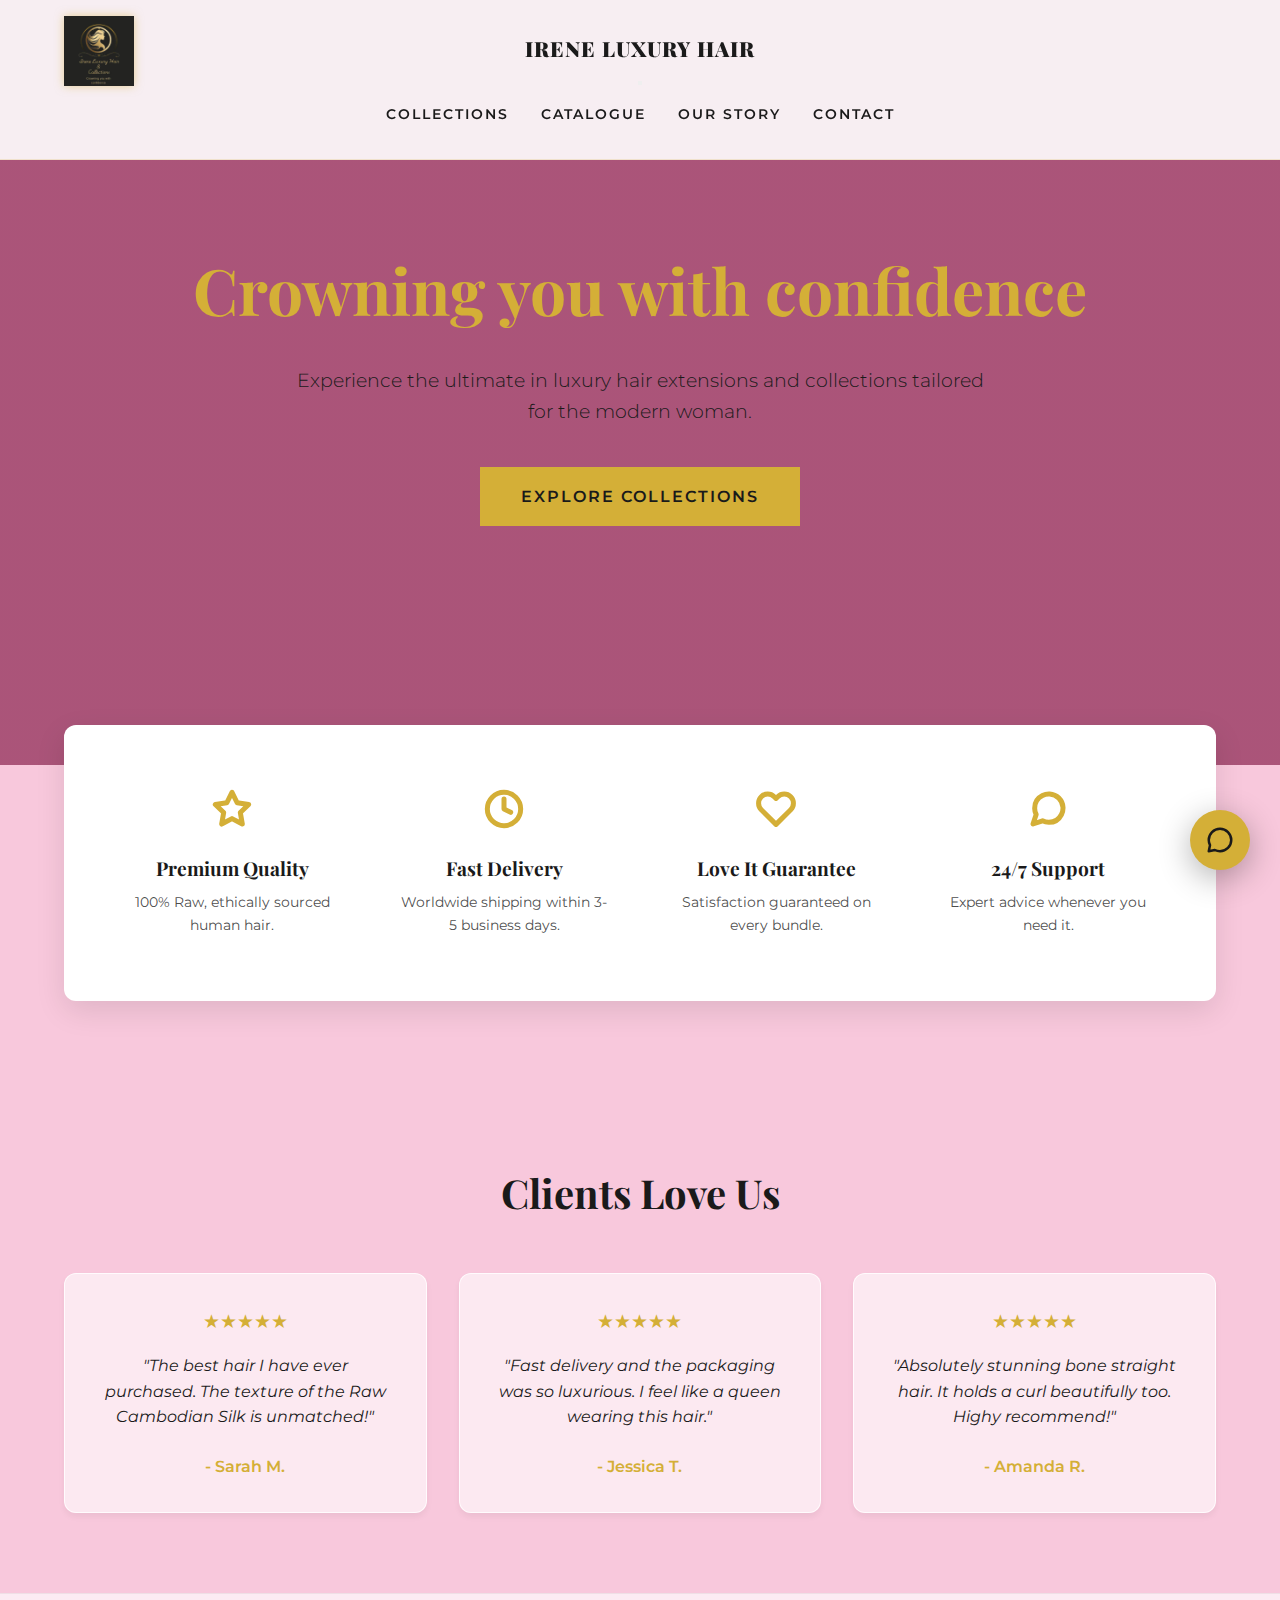
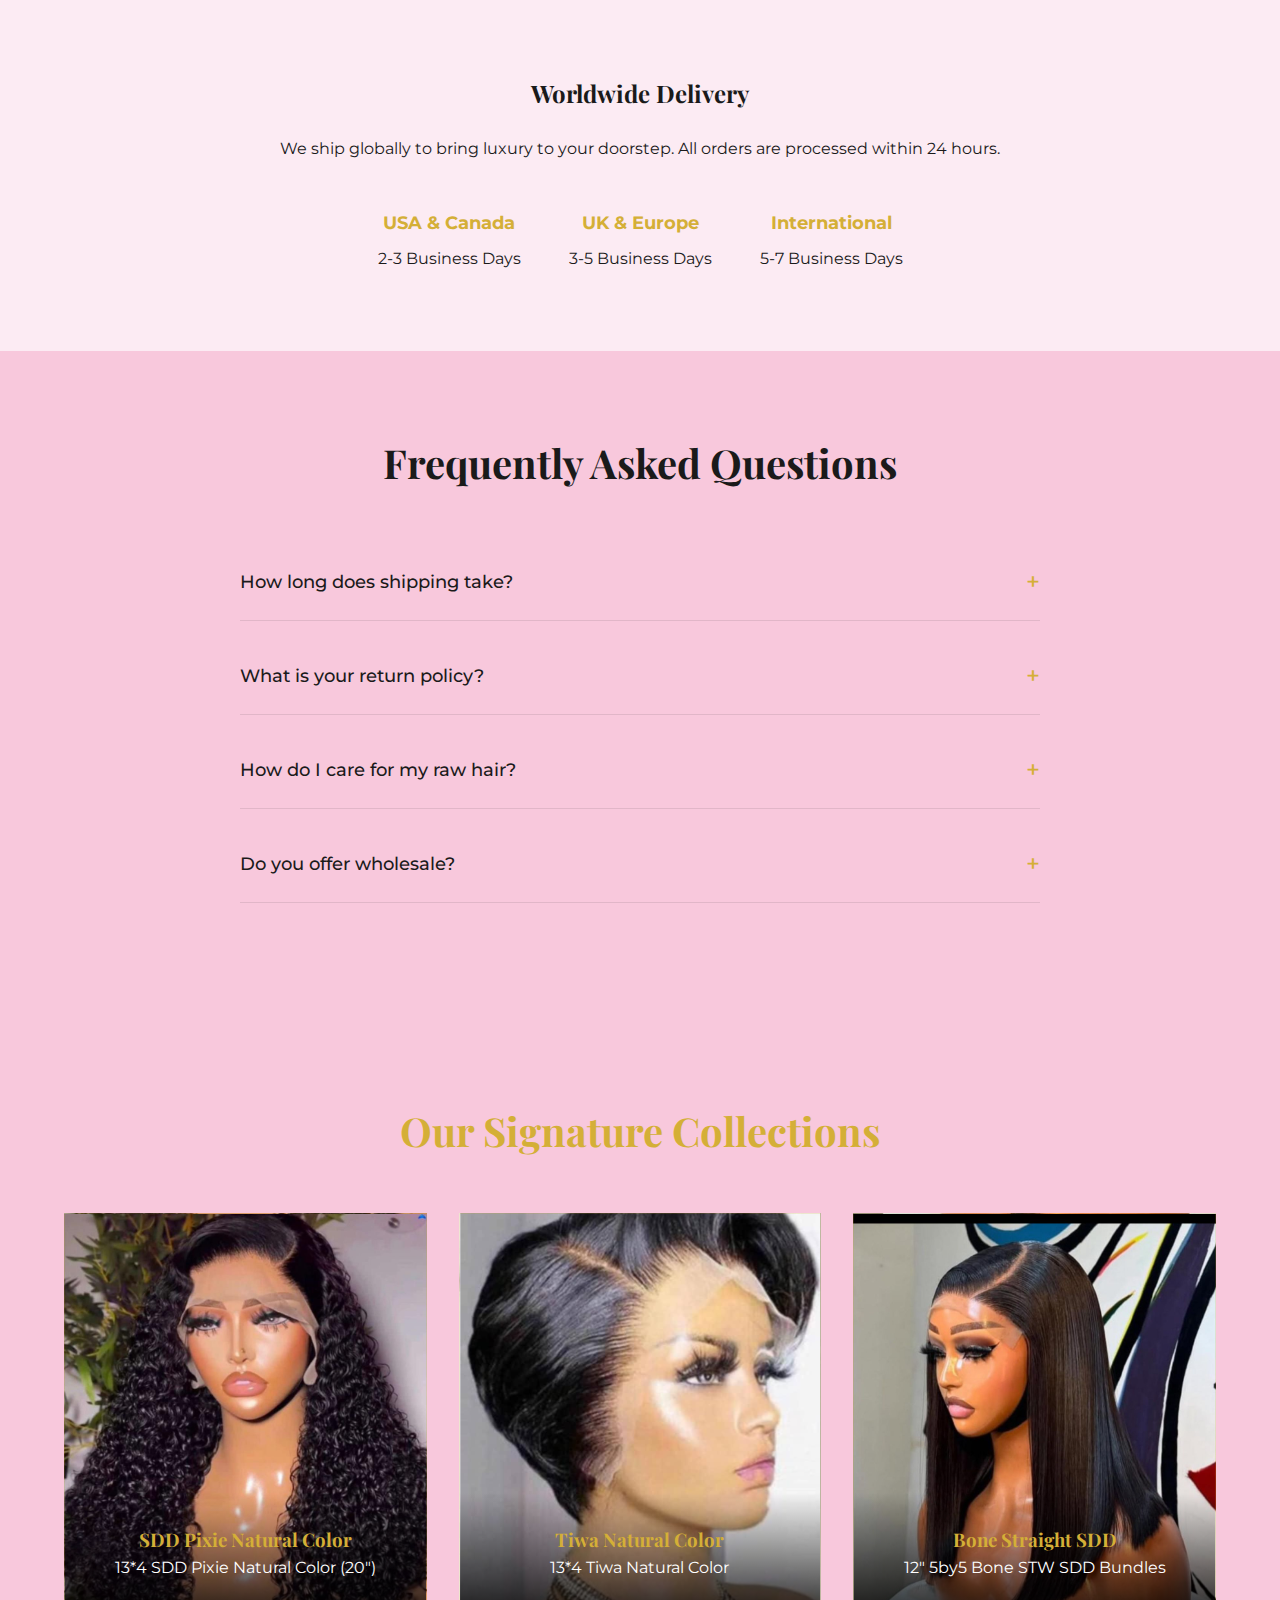
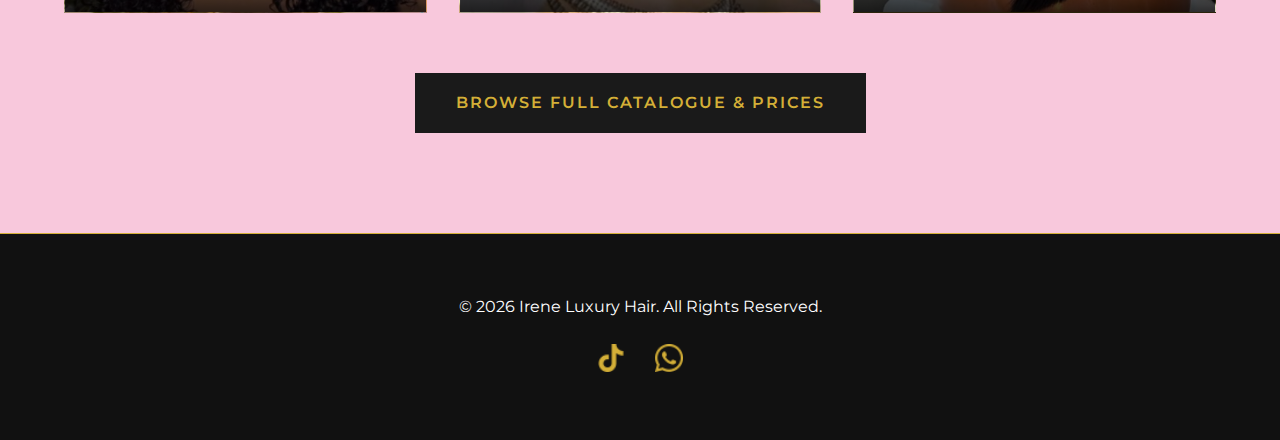
<file: index.html>
<!DOCTYPE html>
<html lang="en">

<head>
    <meta charset="UTF-8">
    <meta name="viewport" content="width=device-width, initial-scale=1.0">
    <title>Irene Luxury Hair & Collections</title>
    <link rel="preconnect" href="https://fonts.googleapis.com">
    <link rel="preconnect" href="https://fonts.gstatic.com" crossorigin>
    <link
        href="https://fonts.googleapis.com/css2?family=Montserrat:wght@300;400;600&family=Playfair+Display:ital,wght@0,400;0,700;1,400&display=swap"
        rel="stylesheet">
    <link rel="stylesheet" href="style.css">
</head>

<body>
    <header>
        <nav>
            <div class="logo">
                <img src="media/logo.jpeg" alt="Irene Luxury Hair Logo">
                <span class="logo-text">IRENE LUXURY HAIR</span>
            </div>
            <button class="mobile-menu-toggle" aria-label="Toggle Menu">
                <span></span>
                <span></span>
                <span></span>
            </button>
            <ul class="nav-links">
                <li><a href="#collections">Collections</a></li>
                <li><a href="catalogue.html" target="_blank">Catalogue</a></li>
                <li><a href="#about">Our Story</a></li>
                <li><a href="#contact">Contact</a></li>
            </ul>
        </nav>
    </header>

    <main>
        <section class="hero">
            <div class="hero-content">
                <h1>Crowning you with confidence</h1>
                <p>Experience the ultimate in luxury hair extensions and collections tailored for the modern woman.</p>
                <a href="#collections" class="cta-button">Explore Collections</a>
            </div>
        </section>

        <!-- Features / Product Icons Section -->
        <section id="features" class="features-section">
            <div class="feature-container">
                <div class="feature-box">
                    <div class="icon">
                        <svg xmlns="http://www.w3.org/2000/svg" width="24" height="24" viewBox="0 0 24 24" fill="none"
                            stroke="currentColor" stroke-width="2" stroke-linecap="round" stroke-linejoin="round">
                            <path
                                d="M12 2l3.09 6.26L22 9.27l-5 4.87 1.18 6.88L12 17.77l-6.18 3.25L7 14.14 2 9.27l6.91-1.01L12 2z">
                            </path>
                        </svg>
                    </div>
                    <h3>Premium Quality</h3>
                    <p>100% Raw, ethically sourced human hair.</p>
                </div>
                <div class="feature-box">
                    <div class="icon">
                        <svg xmlns="http://www.w3.org/2000/svg" width="24" height="24" viewBox="0 0 24 24" fill="none"
                            stroke="currentColor" stroke-width="2" stroke-linecap="round" stroke-linejoin="round">
                            <circle cx="12" cy="12" r="10"></circle>
                            <polyline points="12 6 12 12 16 14"></polyline>
                        </svg>
                    </div>
                    <h3>Fast Delivery</h3>
                    <p>Worldwide shipping within 3-5 business days.</p>
                </div>
                <div class="feature-box">
                    <div class="icon">
                        <svg xmlns="http://www.w3.org/2000/svg" width="24" height="24" viewBox="0 0 24 24" fill="none"
                            stroke="currentColor" stroke-width="2" stroke-linecap="round" stroke-linejoin="round">
                            <path
                                d="M20.84 4.61a5.5 5.5 0 0 0-7.78 0L12 5.67l-1.06-1.06a5.5 5.5 0 0 0-7.78 7.78l1.06 1.06L12 21.23l7.78-7.78 1.06-1.06a5.5 5.5 0 0 0 0-7.78z">
                            </path>
                        </svg>
                    </div>
                    <h3>Love It Guarantee</h3>
                    <p>Satisfaction guaranteed on every bundle.</p>
                </div>
                <div class="feature-box">
                    <div class="icon">
                        <svg xmlns="http://www.w3.org/2000/svg" width="24" height="24" viewBox="0 0 24 24" fill="none"
                            stroke="currentColor" stroke-width="2" stroke-linecap="round" stroke-linejoin="round">
                            <path
                                d="M21 11.5a8.38 8.38 0 0 1-.9 3.8 8.5 8.5 0 0 1-7.6 4.7 8.38 8.38 0 0 1-3.8-.9L3 21l1.9-5.7a8.38 8.38 0 0 1-.9-3.8 8.5 8.5 0 0 1 4.7-7.6 8.38 8.38 0 0 1 3.8-.9h.5a8.48 8.48 0 0 1 8 8v.5z">
                            </path>
                        </svg>
                    </div>
                    <h3>24/7 Support</h3>
                    <p>Expert advice whenever you need it.</p>
                </div>
            </div>
        </section>

        <!-- Product Reviews Section -->
        <section id="reviews" class="reviews-section">
            <h2>Clients Love Us</h2>
            <div class="reviews-grid">
                <div class="review-card">
                    <div class="stars">★★★★★</div>
                    <p>"The best hair I have ever purchased. The texture of the Raw Cambodian Silk is unmatched!"</p>
                    <span class="author">- Sarah M.</span>
                </div>
                <div class="review-card">
                    <div class="stars">★★★★★</div>
                    <p>"Fast delivery and the packaging was so luxurious. I feel like a queen wearing this hair."</p>
                    <span class="author">- Jessica T.</span>
                </div>
                <div class="review-card">
                    <div class="stars">★★★★★</div>
                    <p>"Absolutely stunning bone straight hair. It holds a curl beautifully too. Highy recommend!"</p>
                    <span class="author">- Amanda R.</span>
                </div>
            </div>
        </section>

        <!-- Delivery & Shipping Section -->
        <section id="delivery" class="delivery-section">
            <div class="delivery-content">
                <h2>Worldwide Delivery</h2>
                <p>We ship globally to bring luxury to your doorstep. All orders are processed within 24 hours.</p>
                <div class="delivery-details">
                    <div class="detail-item">
                        <strong>USA & Canada</strong>
                        <span>2-3 Business Days</span>
                    </div>
                    <div class="detail-item">
                        <strong>UK & Europe</strong>
                        <span>3-5 Business Days</span>
                    </div>
                    <div class="detail-item">
                        <strong>International</strong>
                        <span>5-7 Business Days</span>
                    </div>
                </div>
            </div>
        </section>

        <!-- FAQ Section -->
        <section id="faq" class="faq-section">
            <h2>Frequently Asked Questions</h2>
            <div class="faq-container">
                <div class="faq-item">
                    <button class="faq-question">How long does shipping take?<span class="arrow">+</span></button>
                    <div class="faq-answer">
                        <p>We process orders within 24 hours. Shipping typically takes 2-3 business days for domestic
                            orders and 5-7 days for international delivery.</p>
                    </div>
                </div>
                <div class="faq-item">
                    <button class="faq-question">What is your return policy?<span class="arrow">+</span></button>
                    <div class="faq-answer">
                        <p>We accept returns on unopened and unused hair bundles within 14 days of delivery. Custom
                            units are final sale.</p>
                    </div>
                </div>
                <div class="faq-item">
                    <button class="faq-question">How do I care for my raw hair?<span class="arrow">+</span></button>
                    <div class="faq-answer">
                        <p>Treat it like your own hair! Use sulfate-free shampoo, condition regularly, and limit heat
                            styling to prolong its lifespan.</p>
                    </div>
                </div>
                <div class="faq-item">
                    <button class="faq-question">Do you offer wholesale?<span class="arrow">+</span></button>
                    <div class="faq-answer">
                        <p>Yes! Please use our contact form or chat widget to inquire about our wholesale program for
                            salon owners.</p>
                    </div>
                </div>
            </div>
        </section>




        <section id="collections" class="featured-collections">
            <h2>Our Signature Collections</h2>
            <div class="collection-grid">
                <div class="collection-item" id="item1">
                    <div class="item-overlay">
                        <h3>SDD Pixie Natural Color</h3>
                        <p>13*4 SDD Pixie Natural Color (20")</p>
                    </div>
                </div>
                <div class="collection-item" id="item2">
                    <div class="item-overlay">
                        <h3>Tiwa Natural Color</h3>
                        <p>13*4 Tiwa Natural Color</p>
                    </div>
                </div>
                <div class="collection-item" id="item3">
                    <div class="item-overlay">
                        <h3>Bone Straight SDD</h3>
                        <p>12" 5by5 Bone STW SDD Bundles</p>
                    </div>
                </div>
            </div>
            <div style="margin-top: 60px;">
                <a href="catalogue.html" target="_blank" class="cta-button"
                    style="background: var(--dark-charcoal); color: var(--primary-gold); border-color: var(--dark-charcoal);">Browse
                    Full Catalogue & Prices</a>
            </div>
        </section>

        <!-- Features / Product Icons Section -->

        <!-- Chat Widget -->
        <div id="chat-widget-container" class="chat-closed">
            <button id="chat-trigger" aria-label="Open Chat">
                <svg viewBox="0 0 24 24" fill="none" xmlns="http://www.w3.org/2000/svg">
                    <path
                        d="M12 21C16.9706 21 21 16.9706 21 12C21 7.02944 16.9706 3 12 3C7.02944 3 3 7.02944 3 12C3 13.4876 3.36093 14.891 4 16.1272L3 21L7.8728 20C9.10904 20.6391 10.5124 21 12 21Z"
                        stroke="currentColor" stroke-width="2" stroke-linecap="round" stroke-linejoin="round" />
                </svg>
            </button>
            <div id="chat-window">
                <div class="chat-header">
                    <div class="chat-title-group">
                        <img src="media/logo.jpeg" alt="Irene Logo" class="chat-logo">
                        <div class="chat-header-text">
                            <h3>Irene Luxury Hair</h3>
                            <span>Luxury Assistant</span>
                        </div>
                    </div>
                    <button id="close-chat" aria-label="Close Chat">&times;</button>
                </div>
                <div id="chat-messages">
                    <div class="message bot">
                        <p>Welcome to <strong>Irene Luxury Hair & Collections</strong>! How can I assist you today?</p>
                    </div>
                </div>
                <form id="chat-form">
                    <input type="text" id="chat-input" placeholder="Type your message..." autocomplete="off">
                    <button type="submit" id="send-btn" aria-label="Send Message">
                        <svg viewBox="0 0 24 24" fill="none" xmlns="http://www.w3.org/2000/svg">
                            <path d="M22 2L11 13M22 2L15 22L11 13M11 13L2 9L22 2" stroke="currentColor" stroke-width="2"
                                stroke-linecap="round" stroke-linejoin="round" />
                        </svg>
                    </button>
                </form>
            </div>
        </div>

        <footer>
            <div class="footer-content">
                <p>&copy; 2026 Irene Luxury Hair. All Rights Reserved.</p>
                <div class="social-links">
                    <a href="https://www.tiktok.com/@irene_luxury_hair?_r=1&_t=ZS-93kBMkOKT6D" target="_blank"
                        aria-label="TikTok">
                        <img src="media/icons/tik-tok.png" alt="TikTok">
                    </a>
                    <a href="https://wa.me/message/FIQYB3VEP77IB1" target="_blank" aria-label="WhatsApp">
                        <img src="media/icons/whatsapp.png" alt="WhatsApp">
                    </a>
                </div>
            </div>
        </footer>

        <script src="script.js"></script>
</body>

</html>
</file>
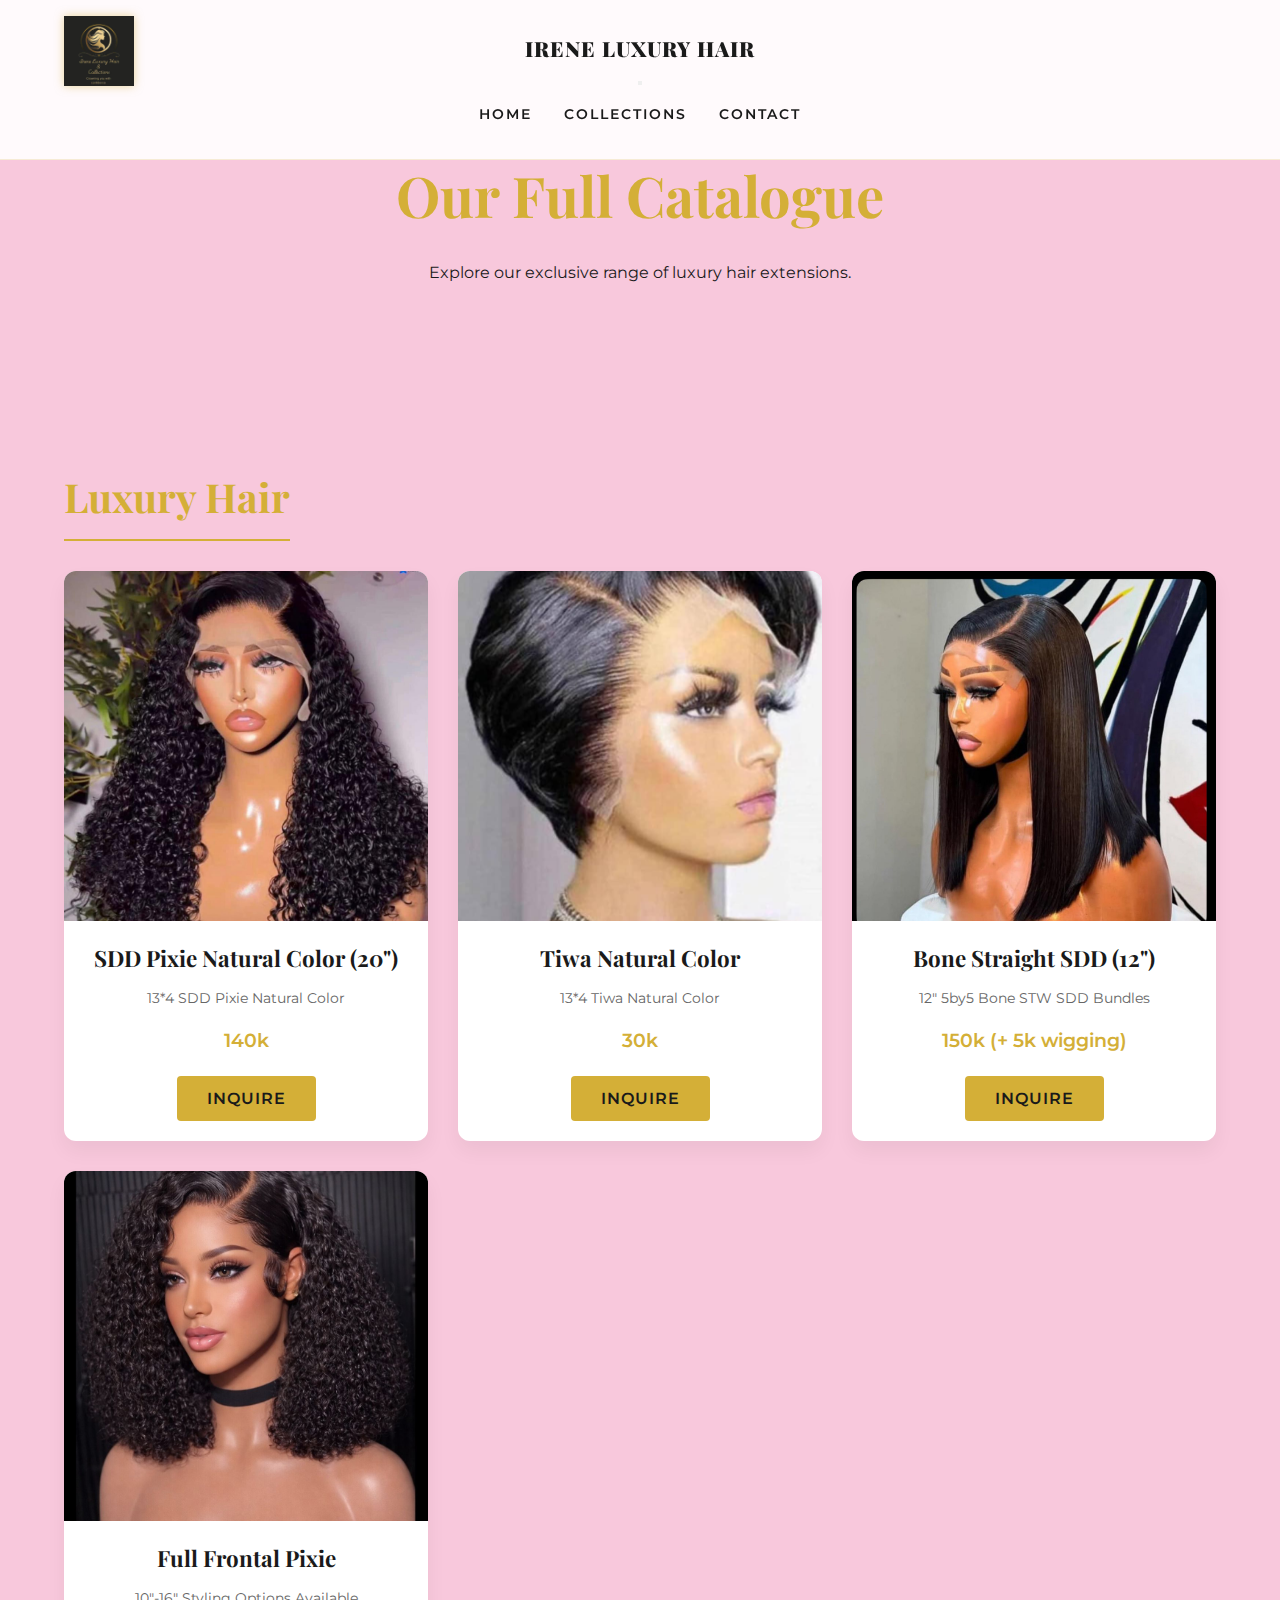
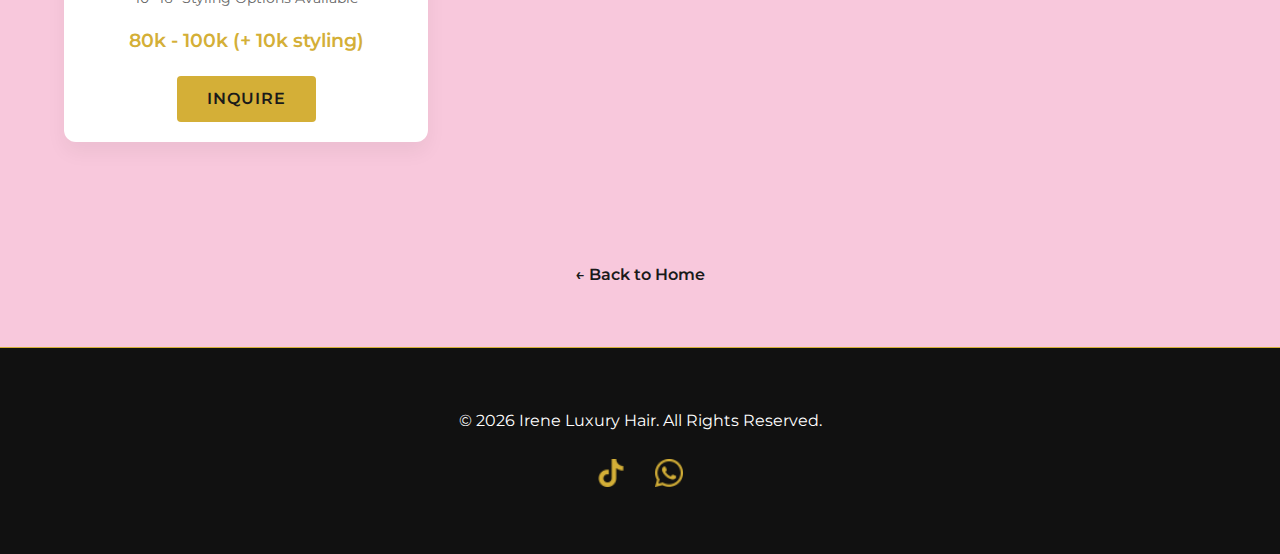
<file: catalogue.html>
<!DOCTYPE html>
<html lang="en">

<head>
    <meta charset="UTF-8">
    <meta name="viewport" content="width=device-width, initial-scale=1.0">
    <title>Product Catalogue - Irene Luxury Hair & Collections</title>
    <link rel="preconnect" href="https://fonts.googleapis.com">
    <link rel="preconnect" href="https://fonts.gstatic.com" crossorigin>
    <link
        href="https://fonts.googleapis.com/css2?family=Montserrat:wght@300;400;600&family=Playfair+Display:ital,wght@0,400;0,700;1,400&display=swap"
        rel="stylesheet">
    <link rel="stylesheet" href="style.css">
    <style>
        .catalogue-hero {
            padding: 150px 5% 60px;
            text-align: center;
            background-color: var(--mid-pink);
        }

        .catalogue-hero h1 {
            font-size: 3.5rem;
            margin-bottom: 20px;
        }

        .catalogue-container {
            padding: 60px 5%;
            max-width: 1400px;
            margin: 0 auto;
        }

        .category-title {
            font-size: 2.5rem;
            margin: 60px 0 30px;
            border-bottom: 2px solid var(--primary-gold);
            display: inline-block;
            padding-bottom: 10px;
        }

        .product-grid {
            display: grid;
            grid-template-columns: repeat(auto-fill, minmax(280px, 1fr));
            gap: 30px;
        }

        .product-card {
            background: white;
            border-radius: 12px;
            overflow: hidden;
            box-shadow: 0 10px 20px rgba(0, 0, 0, 0.05);
            transition: transform 0.3s ease;
            position: relative;
        }

        .product-card:hover {
            transform: translateY(-10px);
        }

        .product-image {
            height: 350px;
            background-size: cover;
            background-position: center;
        }

        .product-info {
            padding: 20px;
            text-align: center;
        }

        .product-name {
            font-family: 'Playfair Display', serif;
            font-size: 1.4rem;
            color: var(--dark-charcoal);
            margin-bottom: 10px;
            font-weight: 700;
        }

        .product-price {
            font-size: 1.2rem;
            color: var(--primary-gold);
            font-weight: 600;
            margin-bottom: 20px;
        }

        .buy-button {
            display: inline-block;
            padding: 10px 30px;
            background: var(--primary-gold);
            color: var(--dark-charcoal);
            text-decoration: none;
            font-weight: 600;
            text-transform: uppercase;
            letter-spacing: 1px;
            border-radius: 4px;
            transition: background 0.3s;
        }

        .buy-button:hover {
            background: var(--dark-charcoal);
            color: var(--primary-gold);
        }

        .back-home {
            margin-top: 40px;
            display: inline-block;
            color: var(--dark-charcoal);
            text-decoration: none;
            font-weight: 600;
        }

        .back-home:hover {
            color: var(--primary-gold);
        }
    </style>
</head>

<body class="catalogue-page">
    <header>
        <nav>
            <div class="logo">
                <img src="media/logo.jpeg" alt="Irene Luxury Hair Logo">
                <span class="logo-text">IRENE LUXURY HAIR</span>
            </div>
            <button class="mobile-menu-toggle" aria-label="Toggle Menu">
                <span></span>
                <span></span>
                <span></span>
            </button>
            <ul class="nav-links">
                <li><a href="index.html">Home</a></li>
                <li><a href="index.html#collections">Collections</a></li>
                <li><a href="index.html#contact">Contact</a></li>
            </ul>
        </nav>
    </header>

    <main>
        <div class="catalogue-hero">
            <h1>Our Full Catalogue</h1>
            <p>Explore our exclusive range of luxury hair extensions.</p>
        </div>

        <div class="catalogue-container">
            <!-- Hair Collection -->
            <h2 class="category-title">Luxury Hair</h2>
            <div class="product-grid">
                <div class="product-card">
                    <div class="product-image" style="background-image: url('media/hairImage%231.jpeg');"></div>
                    <div class="product-info">
                        <div class="product-name">SDD Pixie Natural Color (20")</div>
                        <p style="font-size: 0.9rem; margin-bottom: 15px; color: #666;">13*4 SDD Pixie Natural Color</p>
                        <div class="product-price">140k</div>
                        <a href="https://wa.me/message/FIQYB3VEP77IB1" class="buy-button">Inquire</a>
                    </div>
                </div>
                <div class="product-card">
                    <div class="product-image" style="background-image: url('media/hairImage%232.jpeg');"></div>
                    <div class="product-info">
                        <div class="product-name">Tiwa Natural Color</div>
                        <p style="font-size: 0.9rem; margin-bottom: 15px; color: #666;">13*4 Tiwa Natural Color</p>
                        <div class="product-price">30k</div>
                        <a href="https://wa.me/message/FIQYB3VEP77IB1" class="buy-button">Inquire</a>
                    </div>
                </div>
                <div class="product-card">
                    <div class="product-image" style="background-image: url('media/hairImage%233.jpeg');"></div>
                    <div class="product-info">
                        <div class="product-name">Bone Straight SDD (12")</div>
                        <p style="font-size: 0.9rem; margin-bottom: 15px; color: #666;">12" 5by5 Bone STW SDD Bundles
                        </p>
                        <div class="product-price">150k (+ 5k wigging)</div>
                        <a href="https://wa.me/message/FIQYB3VEP77IB1" class="buy-button">Inquire</a>
                    </div>
                </div>
                <div class="product-card">
                    <div class="product-image" style="background-image: url('media/hairImage%234.jpeg');"></div>
                    <div class="product-info">
                        <div class="product-name">Full Frontal Pixie</div>
                        <p style="font-size: 0.9rem; margin-bottom: 15px; color: #666;">10"-16" Styling Options
                            Available</p>
                        <div class="product-price">80k - 100k (+ 10k styling)</div>
                        <a href="https://wa.me/yournumber" class="buy-button">Inquire</a>
                    </div>
                </div>
            </div>

            <div style="text-align: center; margin-top: 80px;">
                <a href="index.html" class="back-home">← Back to Home</a>
            </div>
        </div>
    </main>

    <footer>
        <div class="footer-content">
            <p>&copy; 2026 Irene Luxury Hair. All Rights Reserved.</p>
            <div class="social-links">
                <a href="https://www.tiktok.com/@irene_luxury_hair?_r=1&_t=ZS-93kBMkOKT6D" target="_blank"
                    aria-label="TikTok">
                    <img src="media/icons/tik-tok.png" alt="TikTok">
                </a>
                <a href="https://wa.me/message/FIQYB3VEP77IB1" target="_blank" aria-label="WhatsApp">
                    <img src="media/icons/whatsapp.png" alt="WhatsApp">
                </a>
            </div>
        </div>
    </footer>

    <script src="script.js"></script>
</body>

</html>
</file>
<file: style.css>
:root {
    --primary-gold: #D4AF37;
    --dark-charcoal: #1A1A1A;
    --champagne: #F7E7CE;
    --white: #FFFFFF;
    --luxury-pink: #FCE4EC;
    --mid-pink: #F8C8DC;
    /* New Mid-Pink */
    --soft-white: #FFFFFF;
    --glass: rgba(255, 255, 255, 0.1);
    --shadow: 0 8px 32px 0 rgba(0, 0, 0, 0.3);
}

* {
    margin: 0;
    padding: 0;
    box-sizing: border-box;
}

/* ... existing styles ... */

/* Features Section */
.features-section {
    padding: 40px 5% 80px;
    /* Reduced top padding, added bottom */
    background-color: transparent;
    /* Let body pink show through or use white strip */
    position: relative;
    z-index: 10;
    margin-top: -80px;
    /* Overlap Hero */
}

.feature-container {
    display: grid;
    grid-template-columns: repeat(auto-fit, minmax(200px, 1fr));
    gap: 2rem;
    max-width: 1200px;
    margin: 0 auto;
    background: var(--white);
    padding: 3rem;
    border-radius: 12px;
    box-shadow: 0 10px 30px rgba(0, 0, 0, 0.1);
}

.feature-box {
    text-align: center;
    padding: 1rem;
    border: none;
    /* Removed border for cleaner look in card */
    border-radius: 8px;
    transition: transform 0.3s ease;
    background-color: transparent;
}

.feature-box:hover {
    transform: translateY(-5px);
    /* border-color: var(--primary-gold); Removed border hover */
}

.feature-box .icon {
    color: var(--primary-gold);
    margin-bottom: 1rem;
}

.feature-box .icon svg {
    width: 40px;
    height: 40px;
    stroke-width: 3;
    /* Bolder icons */
}

.feature-box h3 {
    font-size: 1.2rem;
    margin-bottom: 0.5rem;
    color: var(--dark-charcoal);
}

.feature-box p {
    font-size: 0.9rem;
    color: rgba(26, 26, 26, 0.8);
}

/* Reviews Section */
.reviews-section {
    padding: 80px 5%;
    background-color: var(--mid-pink);
    /* Updated to Mid-Pink */
    text-align: center;
}

.reviews-section h2 {
    font-size: 2.5rem;
    margin-bottom: 3rem;
    color: var(--dark-charcoal);
}

.reviews-grid {
    display: grid;
    grid-template-columns: repeat(auto-fit, minmax(300px, 1fr));
    gap: 2rem;
    max-width: 1200px;
    margin: 0 auto;
}

.review-card {
    background: rgba(255, 255, 255, 0.6);
    /* Semi-transparent white */
    padding: 2rem;
    border-radius: 12px;
    border: 1px solid rgba(255, 255, 255, 0.8);
    box-shadow: 0 4px 6px rgba(0, 0, 0, 0.05);
}

.review-card .stars {
    color: var(--primary-gold);
    font-size: 1.2rem;
    margin-bottom: 1rem;
}

.review-card p {
    font-style: italic;
    margin-bottom: 1.5rem;
    color: var(--dark-charcoal);
}

.review-card .author {
    font-weight: 600;
    color: var(--primary-gold);
}

/* Delivery Section */
.delivery-section {
    padding: 80px 5%;
    background-color: #fcebf3;
    /* Slightly lighter pink for contrast */
    text-align: center;
    border-top: 1px solid rgba(0, 0, 0, 0.05);
}

.delivery-content {
    max-width: 800px;
    margin: 0 auto;
    color: var(--dark-charcoal);
}

.delivery-content h2 {
    margin-bottom: 1.5rem;
    color: var(--dark-charcoal);
}

.delivery-details {
    display: flex;
    justify-content: center;
    gap: 3rem;
    margin-top: 3rem;
    flex-wrap: wrap;
}

.detail-item {
    display: flex;
    flex-direction: column;
    gap: 0.5rem;
}

.detail-item strong {
    color: var(--primary-gold);
    font-size: 1.1rem;
}

/* FAQ Section */
.faq-section {
    padding: 80px 5%;
    background-color: var(--mid-pink);
}

.faq-container {
    max-width: 800px;
    margin: 0 auto;
}

.faq-section h2 {
    text-align: center;
    font-size: 2.5rem;
    margin-bottom: 3rem;
    color: var(--dark-charcoal);
}

.faq-item {
    border-bottom: 1px solid rgba(26, 26, 26, 0.1);
    margin-bottom: 1rem;
}

.faq-question {
    width: 100%;
    background: none;
    border: none;
    color: var(--dark-charcoal);
    padding: 1.5rem 0;
    text-align: left;
    font-size: 1.1rem;
    font-family: 'Montserrat', sans-serif;
    font-weight: 500;
    cursor: pointer;
    display: flex;
    justify-content: space-between;
    align-items: center;
    transition: color 0.3s;
}

.faq-question:hover {
    color: var(--primary-gold);
}

.faq-answer {
    max-height: 0;
    overflow: hidden;
    transition: max-height 0.3s ease-out;
}

.faq-answer p {
    padding-bottom: 1.5rem;
    color: rgba(26, 26, 26, 0.8);
    font-size: 0.95rem;
}

.faq-item.active .faq-answer {
    max-height: 200px;
    /* Adjust based on content */
}

.faq-item.active .arrow {
    transform: rotate(45deg);
}

.arrow {
    font-size: 1.5rem;
    color: var(--primary-gold);
    transition: transform 0.3s;
}

body {
    background-color: var(--mid-pink);
    /* Updated Global Background */
    color: var(--dark-charcoal);
    /* Dark text for readability */
    font-family: 'Montserrat', sans-serif;
    line-height: 1.6;
    overflow-x: hidden;
}

h1,
h2,
h3 {
    font-family: 'Playfair Display', serif;
    color: var(--primary-gold);
}

/* Header & Nav */
header {
    background: rgba(255, 255, 255, 0.9);
    /* Light background */
    backdrop-filter: blur(10px);
    position: fixed;
    width: 100%;
    z-index: 1000;
    padding: 2rem 5%;
    /* Increased padding */
    border-bottom: 1px solid rgba(212, 175, 55, 0.2);
}

nav {
    display: flex;
    flex-direction: column;
    /* Stack logo and nav links */
    align-items: center;
    /* Center them */
    gap: 1rem;
}

.logo {
    display: flex;
    flex-direction: column;
    align-items: center;
    gap: 0.5rem;
    text-align: center;
    width: 100%;
}

.logo img {
    position: absolute;
    left: 5%;
    top: 1rem;
    height: 70px;
    filter: drop-shadow(0 0 5px rgba(212, 175, 55, 0.5));
}

.logo-text {
    font-family: 'Playfair Display', serif;
    font-size: 1.3rem;
    /* Larger */
    font-weight: 900;
    /* Bolder */
    color: var(--dark-charcoal);
    letter-spacing: 1px;
    text-transform: uppercase;
    text-align: center;
}

nav ul {
    list-style: none;
    display: flex;
    gap: 2rem;
    /* margin-top: 10px; */
}

nav ul li a {
    color: var(--dark-charcoal);
    /* Dark text */
    text-decoration: none;
    text-transform: uppercase;
    font-size: 0.9rem;
    letter-spacing: 2px;
    font-weight: 600;
    /* Slightly bolder links too */
    transition: color 0.3s;
}

nav ul li a:hover {
    color: var(--primary-gold);
}

/* Hero Section */
.hero {
    height: 85vh;
    /* Reduced height so features are visible */
    display: flex;
    align-items: center;
    justify-content: center;
    text-align: center;
    background: linear-gradient(rgba(119, 7, 55, 0.6), rgba(119, 7, 55, 0.6)), url('https://images.unsplash.com/photo-1595475241949-0d0240eece26?q=80&w=2000&auto=format&fit=crop') center/cover no-repeat;
    padding: 0 5%;
}

.hero-content h1 {
    font-size: 4rem;
    margin-bottom: 1.5rem;
    animation: fadeInUp 1s ease-out;
}

.hero-content p {
    font-size: 1.2rem;
    font-weight: 300;
    max-width: 700px;
    margin: 0 auto 2.5rem;
    animation: fadeInUp 1s ease-out 0.2s both;
}

.cta-button {
    display: inline-block;
    padding: 1rem 2.5rem;
    background: var(--primary-gold);
    color: var(--dark-charcoal);
    text-decoration: none;
    font-weight: 600;
    text-transform: uppercase;
    letter-spacing: 2px;
    transition: all 0.3s;
    border: 1px solid var(--primary-gold);
    animation: fadeInUp 1s ease-out 0.4s both;
}

.cta-button:hover {
    background: transparent;
    color: var(--primary-gold);
}

/* Collections */
.featured-collections {
    padding: 100px 5%;
    text-align: center;
}

.featured-collections h2 {
    font-size: 2.5rem;
    margin-bottom: 50px;
}

.collection-grid {
    display: grid;
    grid-template-columns: repeat(auto-fit, minmax(300px, 1fr));
    gap: 2rem;
}

.collection-item {
    height: 400px;
    position: relative;
    overflow: hidden;
    cursor: pointer;
    background-size: cover;
    background-position: center;
    border: 1px solid rgba(212, 175, 55, 0.2);
}

#item1 {
    background-image: url('media/hairImage%231.jpeg');
}

#item2 {
    background-image: url('media/hairImage%232.jpeg');
}

#item3 {
    background-image: url('media/hairImage%233.jpeg');
}

.item-overlay {
    position: absolute;
    bottom: 0;
    left: 0;
    right: 0;
    background: linear-gradient(transparent, rgba(0, 0, 0, 0.8));
    padding: 2rem;
    transition: all 0.5s;
    color: var(--white);
}

.collection-item:hover .item-overlay {
    background: rgba(212, 175, 55, 0.1);
    backdrop-filter: blur(5px);
    height: 100%;
    display: flex;
    flex-direction: column;
    justify-content: center;
}

/* Chat Widget Styles */
#chat-widget-container {
    position: fixed;
    bottom: 30px;
    right: 30px;
    z-index: 9999;
}

#chat-trigger {
    width: 60px;
    height: 60px;
    border-radius: 50%;
    background: var(--primary-gold);
    color: var(--dark-charcoal);
    border: none;
    cursor: pointer;
    box-shadow: var(--shadow);
    display: flex;
    align-items: center;
    justify-content: center;
    transition: transform 0.3s cubic-bezier(0.175, 0.885, 0.32, 1.275);
}

#chat-trigger svg {
    width: 30px;
    height: 30px;
}

#chat-trigger:hover {
    transform: scale(1.1);
}

.chat-open #chat-trigger {
    transform: rotate(180deg);
    background: var(--champagne);
}

.chat-open #chat-trigger svg {
    content: url('data:image/svg+xml;utf8,<svg viewBox="0 0 24 24" fill="none" xmlns="http://www.w3.org/2000/svg"><path d="M18 6L6 18M6 6L18 18" stroke="currentColor" stroke-width="2" stroke-linecap="round" stroke-linejoin="round"/></svg>');
}

#chat-window {
    position: absolute;
    bottom: 80px;
    right: 0;
    width: 380px;
    height: 550px;
    background: var(--dark-charcoal);
    border: 1px solid var(--primary-gold);
    border-radius: 12px;
    display: flex;
    flex-direction: column;
    box-shadow: var(--shadow);
    transition: all 0.4s cubic-bezier(0.4, 0, 0.2, 1);
    opacity: 0;
    transform: translateY(20px) scale(0.9);
    pointer-events: none;
}

.chat-open #chat-window {
    opacity: 1;
    transform: translateY(0) scale(1);
    pointer-events: auto;
}

.chat-header {
    background: var(--primary-gold);
    padding: 1.2rem;
    display: flex;
    justify-content: space-between;
    align-items: center;
    border-top-left-radius: 11px;
    border-top-right-radius: 11px;
}

.chat-title-group {
    display: flex;
    align-items: center;
    gap: 12px;
}

.chat-logo {
    width: 40px;
    height: 40px;
    border-radius: 50%;
    border: 1px solid var(--dark-charcoal);
    background: #fff;
    object-fit: cover;
}

.chat-header-text h3 {
    color: var(--dark-charcoal);
    font-size: 1rem;
    margin: 0;
}

.chat-header-text span {
    color: rgba(0, 0, 0, 0.6);
    font-size: 0.75rem;
    font-weight: 600;
}

#close-chat {
    background: none;
    border: none;
    font-size: 1.5rem;
    color: var(--dark-charcoal);
    cursor: pointer;
}

#chat-messages {
    flex: 1;
    padding: 1.5rem;
    overflow-y: auto;
    display: flex;
    flex-direction: column;
    gap: 12px;
}

.message {
    padding: 10px 15px;
    border-radius: 15px;
    max-width: 80%;
    font-size: 0.9rem;
    word-wrap: break-word;
}

.message.bot {
    align-self: flex-start;
    background: rgba(212, 175, 55, 0.1);
    border-bottom-left-radius: 2px;
    color: var(--champagne);
    border: 1px solid rgba(212, 175, 55, 0.3);
}

.message.user {
    align-self: flex-end;
    background: var(--primary-gold);
    color: var(--dark-charcoal);
    border-bottom-right-radius: 2px;
}

#chat-form {
    padding: 1.2rem;
    display: flex;
    gap: 10px;
    border-top: 1px solid rgba(212, 175, 55, 0.2);
}

#chat-input {
    flex: 1;
    background: rgba(255, 255, 255, 0.05);
    border: 1px solid rgba(212, 175, 55, 0.3);
    border-radius: 8px;
    padding: 12px;
    color: #fff;
    outline: none;
}

#send-btn {
    background: var(--primary-gold);
    border: none;
    width: 45px;
    border-radius: 8px;
    cursor: pointer;
    color: var(--dark-charcoal);
    display: flex;
    align-items: center;
    justify-content: center;
}

@keyframes fadeInUp {
    from {
        opacity: 0;
        transform: translateY(30px);
    }

    to {
        opacity: 1;
        transform: translateY(0);
    }
}

/* Footer */
footer {
    background-color: #111;
    color: #fff;
    padding: 60px 5%;
    text-align: center;
    border-top: 1px solid var(--primary-gold);
}

.footer-content {
    max-width: 1200px;
    margin: 0 auto;
}

.social-links {
    margin-top: 25px;
    display: flex;
    justify-content: center;
    gap: 30px;
}

.social-links a {
    color: var(--primary-gold);
    transition: transform 0.3s ease, color 0.3s ease;
    display: inline-block;
}

.social-links a:hover {
    transform: translateY(-5px);
    color: var(--white);
}

.social-links svg,
.social-links img {
    width: 28px;
    height: 28px;
    stroke-width: 2;
    object-fit: contain;
}

@media (max-width: 480px) {
    #chat-window {
        bottom: 0;
        right: 0;
        width: 100vw;
        height: 100vh;
        border-radius: 0;
    }

    .chat-header {
        border-radius: 0;
    }

    .hero-content h1 {
        font-size: 2.5rem;
    }
}

/* Tablet & Large Mobile */
@media (max-width: 992px) {
    .hero-content h1 {
        font-size: 3rem;
    }

    .hero {
        height: 70vh;
    }

    .feature-container {
        padding: 2rem;
    }
}

@media (max-width: 768px) {
    header {
        padding: 1rem 5%;
    }

    nav {
        flex-direction: row;
        justify-content: space-between;
        align-items: center;
    }

    .logo {
        flex-direction: row;
        align-items: center;
        gap: 0.5rem;
        text-align: left;
        width: auto;
    }

    .logo img {
        position: static;
        height: 50px;
    }

    .logo-text {
        font-size: 1.1rem;
    }

    /* Mobile Menu Toggle Styling */
    .mobile-menu-toggle {
        display: flex;
        flex-direction: column;
        justify-content: space-around;
        width: 30px;
        height: 24px;
        background: none;
        border: none;
        cursor: pointer;
        z-index: 1001;
    }

    .mobile-menu-toggle span {
        width: 100%;
        height: 3px;
        background-color: var(--dark-charcoal);
        border-radius: 10px;
        transition: all 0.3s linear;
    }

    /* Hamburger Animation */
    .mobile-menu-toggle.active span:nth-child(1) {
        transform: rotate(45deg) translate(5px, 5px);
    }

    .mobile-menu-toggle.active span:nth-child(2) {
        opacity: 0;
    }

    .mobile-menu-toggle.active span:nth-child(3) {
        transform: rotate(-45deg) translate(7px, -6px);
    }

    .nav-links {
        position: fixed;
        top: 0;
        right: -100%;
        width: 80%;
        height: 100vh;
        background: var(--white);
        flex-direction: column;
        justify-content: center;
        align-items: center;
        gap: 2rem;
        transition: right 0.3s ease-in-out;
        box-shadow: -5px 0 15px rgba(0, 0, 0, 0.1);
        padding: 0;
    }

    .nav-links.active {
        right: 0;
    }

    .hero-content h1 {
        font-size: 2.2rem;
    }

    .hero-content p {
        font-size: 1rem;
    }

    .feature-container {
        grid-template-columns: 1fr;
        padding: 1.5rem;
    }

    .collection-grid {
        grid-template-columns: 1fr;
    }

    .delivery-details {
        flex-direction: column;
        gap: 2rem;
    }

    .faq-section h2,
    .reviews-section h2 {
        font-size: 2rem;
    }
}

@media (max-width: 480px) {
    .logo-text {
        font-size: 0.9rem;
        letter-spacing: 1px;
    }

    .hero {
        height: 60vh;
    }

    .cta-button {
        padding: 0.8rem 1.5rem;
        font-size: 0.8rem;
    }

    .social-links {
        gap: 20px;
    }

    .catalogue-hero h1 {
        font-size: 2rem;
    }

    .category-title {
        font-size: 1.8rem;
    }
}
</file>
